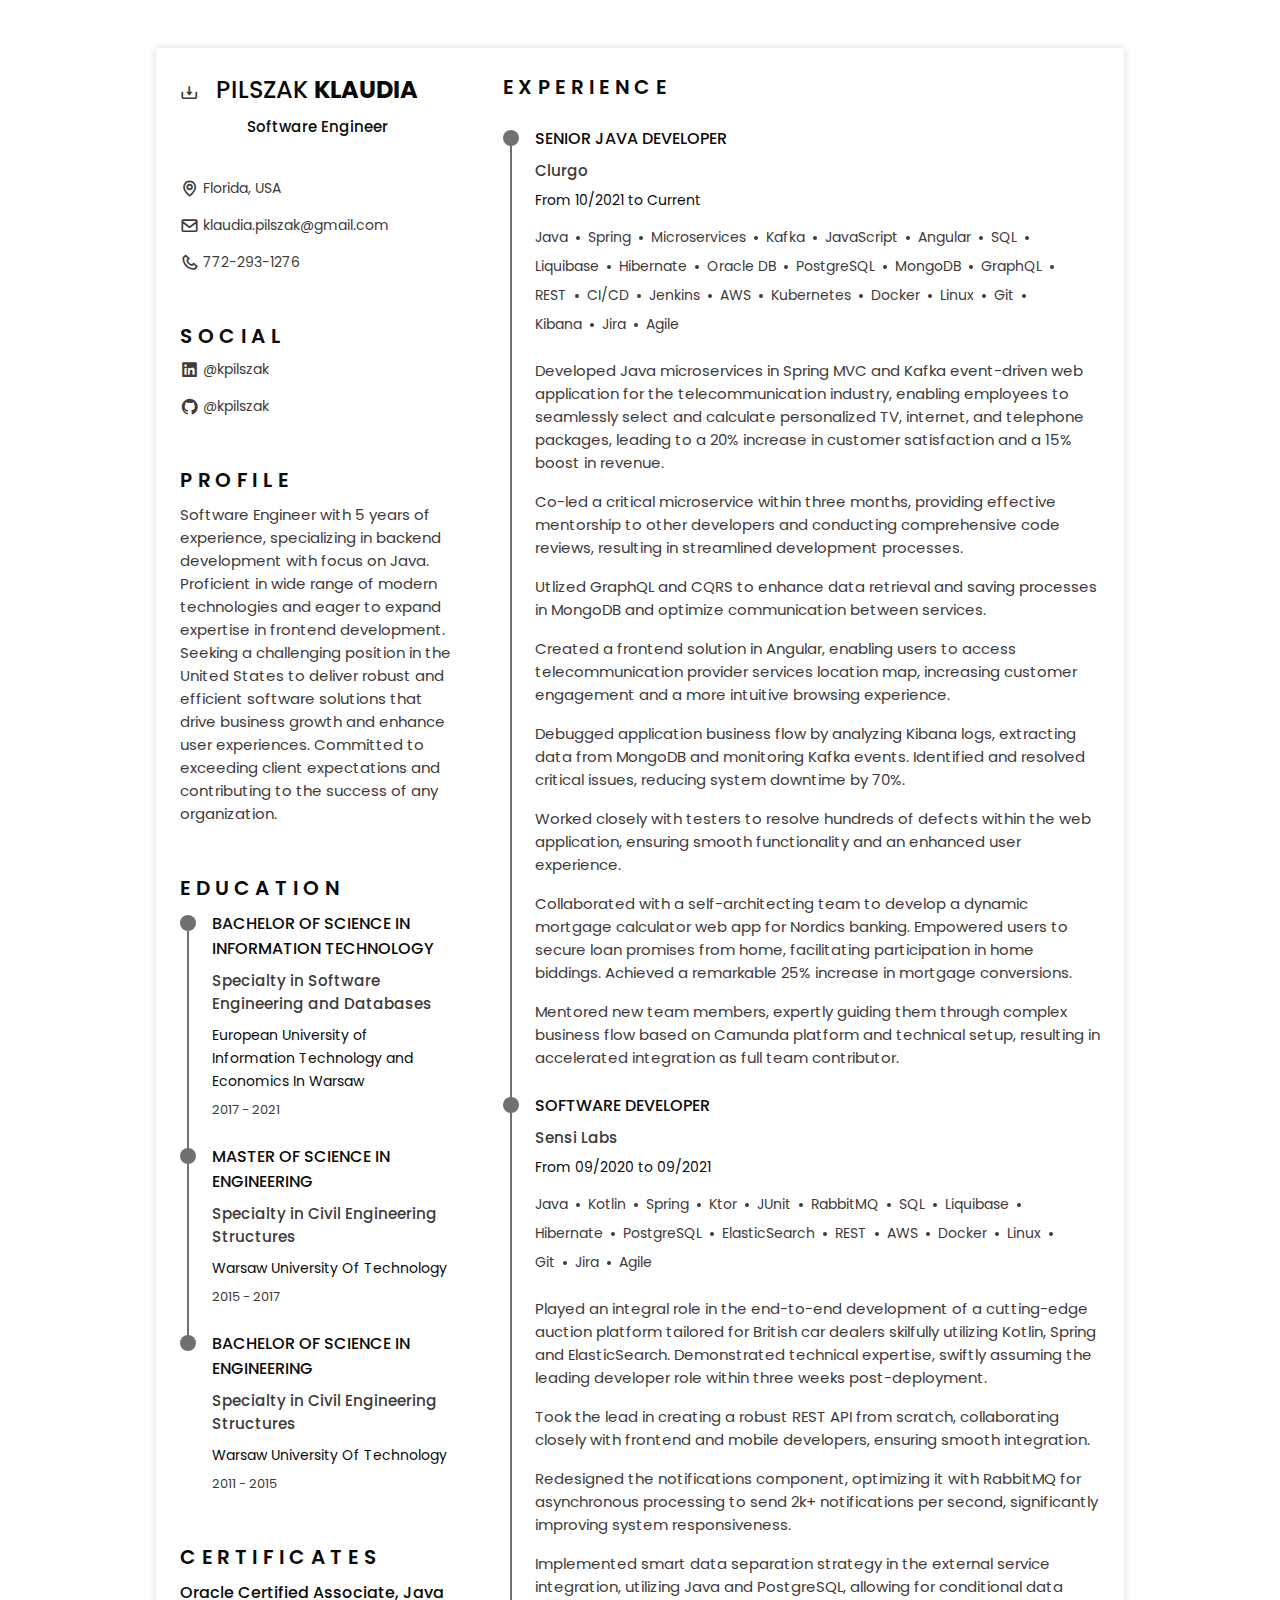
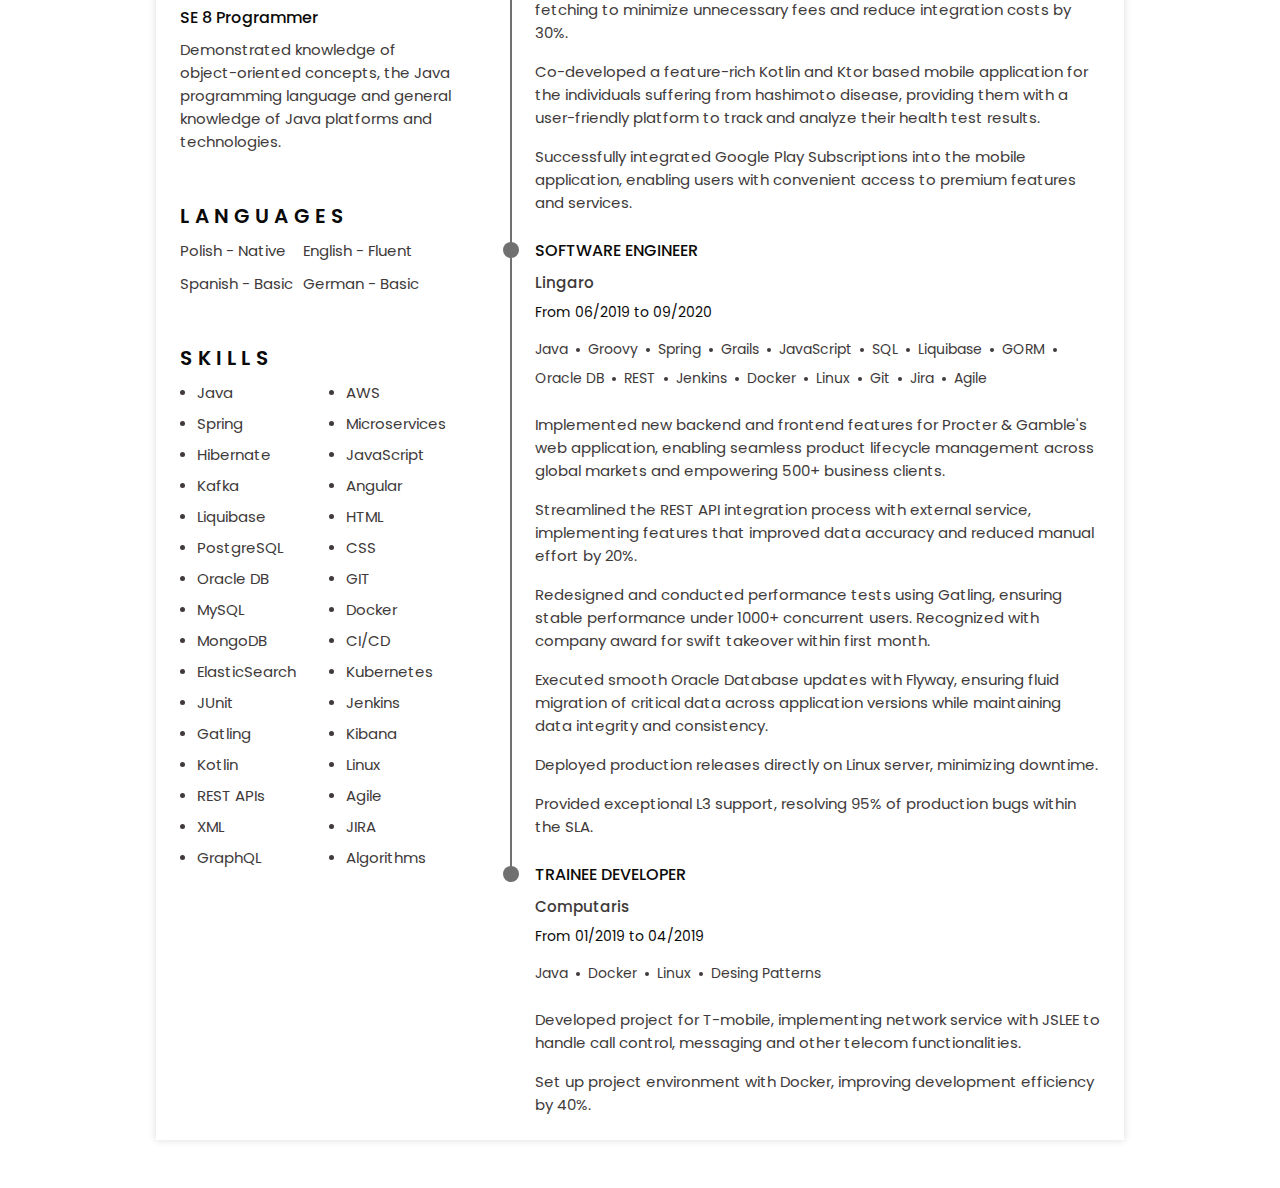
<file: index.html>
<!DOCTYPE html>
<html lang="en">

<head>
    <meta charset="UTF-8">
    <meta name="viewport" content="width=device-width, initial-scale=1.0">

    <!--========== BOX ICONS ==========-->
    <link rel="stylesheet" href="https://cdn.jsdelivr.net/npm/boxicons@latest/css/boxicons.min.css">

    <!--========== CSS ==========-->
    <link rel="stylesheet" href="assets/css/styles.css">

    <!--========== FAVICON ==========-->
    <link rel="icon" href="favicon.ico" type="image/x-icon">

    <title>Pilszak Klaudia</title>
</head>

<!-- <body class="scale-cv"> -->
<body>
    <!--========== HEADER ==========-->
    <header class="l-header" id="header">
        <nav class="nav bd-container">
            <a href="#" class="nav__logo">Pilszak</a>

            <div class="nav__menu" id="nav-menu">
                <ul class="nav__list">
                    <li class="nav__item">
                        <a href="#home" class="nav__link active-link">
                            <i class="bx bx-home nav__icon"></i>Home
                        </a>
                    </li>

                    <li class="nav__item">
                        <a href="#profile" class="nav__link">
                            <i class="bx bx-user nav__icon"></i>Profile
                        </a>
                    </li>

                    <li class="nav__item">
                        <a href="#education" class="nav__link">
                            <i class="bx bx-book nav__icon"></i>Education
                        </a>
                    </li>

                    <li class="nav__item">
                        <a href="#certificates" class="nav__link">
                            <i class="bx bx-award nav__icon"></i>Certificates
                        </a>
                    </li>
                    
                    <li class="nav__item">
                        <a href="#languages" class="nav__link">
                            <i class="bx bx-world nav__icon"></i>Languages
                        </a>
                    </li>

                    <li class="nav__item">
                        <a href="#skills" class="nav__link">
                            <i class="bx bx-receipt nav__icon"></i>Skills
                        </a>
                    </li>

                    <li class="nav__item">
                        <a href="#experience" class="nav__link">
                            <i class="bx bx-briefcase-alt nav__icon"></i>Experience
                        </a>
                    </li>

                </ul>
            </div>

            <div class="nav__toggle" id="nav-toggle">
                <i class="bx bx-grid-alt nav__icon"></i>
            </div>
        </nav>
    </header>

    <main class="l-main bd-container">
        <!-- All elements within this div, is generated in PDF -->
        <div class="resume" id="area-cv">
            <div class="resume__left">
                <!--========== HOME ==========-->
                <section class="home" id="home">
                    <div class="home__container section bd-grid">
                        <div class="home__data bd-grid">
                            <!-- <img src="assets/img/perfil.jpg" alt="" class="home__img"> -->
                            <h1 class="home__title">PILSZAK <b>KLAUDIA</b></h1>
                            <h3 class="home__profession">Software Engineer</h3>

                            <!-- Button to download CV saved in the pdf folder. Available for mobile -->
                            <div>
                                <a download="" href="assets/pdf/Pilszak_Klaudia-resume.pdf" class="home__button-movil">Download</a>
                            </div>
                        </div>

                        <div class="home__address bd-grid">
                            <span class="home__information">
                                <i class="bx bx-map home__icon"></i> Florida, USA
                            </span>
                            <span class="home__information">
                                <i class="bx bx-envelope home__icon"></i> klaudia.pilszak@gmail.com
                            </span>
                            <span class="home__information">
                                <i class="bx bx-phone home__icon"></i> 772-293-1276
                            </span>
                        </div>
                    </div>

                    <!-- Button to generate and download the pdf. Available for desktop. -->
                    <i class="bx bx-download generate-pdf" title="Generate PDF" id="resume-button"></i>

                </section>

                <!--========== SOCIAL ==========-->
                <section class="social section" id="social">
                    <h2 class="section-title">Social</h2>
                    <div class="social__container bd-grid">
                        <a href="https://www.linkedin.com/in/kpilszak" target="_blank" class="social__link">
                            <i class="bx bxl-linkedin-square social__icon"></i> @kpilszak
                        </a>
                        <a href="https://github.com/kpilszak" target="_blank" class="social__link">
                            <i class="bx bxl-github social__icon"></i> @kpilszak
                        </a>
                    </div>
                </section>

                <!--========== PROFILE ==========-->
                <section class="profile section" id="profile">
                    <h2 class="section-title">Profile</h2>
                    <p class="profile__description">
                        Software Engineer with 5 years of experience, specializing in backend development with 
                        focus on Java. Proficient in wide range of modern technologies and eager to expand expertise
                        in frontend development. Seeking a challenging position in the United States 
                        to deliver robust and efficient software solutions that drive business growth and enhance user experiences. 
                        Committed to exceeding client expectations and contributing to the success of any organization.
                    </p>
                </section>

                <!--========== EDUCATION ==========-->
                <section class="education section" id="education">
                    <h2 class="section-title">Education</h2>
                    <div class="eduction__container bd-grid">
                        <div class="education__content">
                            <div class="education__time">
                                <span class="education__rounder"></span>
                                <span class="education__line"></span>
                            </div>
                            <div class="education__data bd-grid">
                                <h3 class="education__title">BACHELOR OF SCIENCE IN INFORMATION TECHNOLOGY</h3>
                                <span class="education__subtitle">Specialty in Software Engineering and Databases</span>
                                <a href="http://www.europeanuniversity.edu.pl/" target="_blank"><span
                                        class="education__studies">European University of Information Technology and
                                        Economics In Warsaw</span></a>
                                <span class="education__year">2017 - 2021</span>
                            </div>
                        </div>
                        <div class="education__content">
                            <div class="education__time">
                                <span class="education__rounder"></span>
                                <span class="education__line"></span>
                            </div>
                            <div class="education__data bd-grid">
                                <h3 class="education__title">MASTER OF SCIENCE IN ENGINEERING</h3>
                                <span class="education__subtitle">Specialty in Civil Engineering Structures</span>
                                <a href="https://www.pw.edu.pl/engpw" target="_blank"><span
                                        class="education__studies">Warsaw University Of Technology</span></a>
                                <span class="education__year">2015 - 2017</span>
                            </div>
                        </div>
                        <div class="education__content">
                            <div class="education__time">
                                <span class="education__rounder"></span>
                                <!-- <span class="education__line"></span> -->
                            </div>
                            <div class="education__data bd-grid">
                                <h3 class="education__title">BACHELOR OF SCIENCE IN ENGINEERING</h3>
                                <span class="education__subtitle">Specialty in Civil Engineering Structures</span>
                                <a href="https://www.pw.edu.pl/engpw" target="_blank"><span
                                        class="education__studies">Warsaw University Of Technology</span></a>
                                <span class="education__year">2011 - 2015</span>
                            </div>
                        </div>
                    </div>
                </section>

                <!--========== CERTIFICATES ==========-->
                <section class="certificate section" id="certificates">
                    <h2 class="section-title">Certificates</h2>
                    <div class="certificate__container bd-grid">
                        <div class="certificate__content">
                            <a href="https://www.credly.com/badges/ea370e8f-c99e-449b-a1bb-ca56494327b1?source=linked_in_profile"
                                target="_blank">
                                <h3 class="certificate__title">Oracle Certified Associate, Java SE 8 Programmer</h3>
                            </a>
                            <p class="certificate__description">
                                Demonstrated knowledge of object-oriented concepts, the Java programming language
                                and general knowledge of Java platforms and technologies.
                            </p>
                        </div>
                    </div>
                </section>
                
                <!--========== LANGUAGES ==========-->
                <section class="languages section" id="languages">
                    <h2 class="section-title">Languages</h2>
                    <div class="languages__container">
                        <ul class="languages__content bd-grid">
                            <li class="languages__name">
                                Polish - Native
                            </li>
                            <li class="languages__name">
                                English - Fluent
                            </li>
                            <li class="languages__name">
                                Spanish - Basic
                            </li>
                            <li class="languages__name">
                                German - Basic
                            </li>
                        </ul>
                    </div>
                </section>

                <!--========== SKILLS  ==========-->
                <section class="skills section" id="skills">
                    <h2 class="section-title">Skills</h2>
                    <div class="skills__content bd-grid">
                        <ul class="skills__data">
                            <li class="skills__name">
                                <span class="skills__circle"></span> Java
                            </li>
                            <li class="skills__name">
                                <span class="skills__circle"></span> Spring
                            </li>
                            <li class="skills__name">
                                <span class="skills__circle"></span> Hibernate
                            </li>
                            <li class="skills__name">
                                <span class="skills__circle"></span> Kafka
                            </li>
                            <li class="skills__name">
                                <span class="skills__circle"></span> Liquibase
                            </li>
                            <li class="skills__name">
                                <span class="skills__circle"></span> PostgreSQL
                            </li>
                            <li class="skills__name">
                                <span class="skills__circle"></span> Oracle DB
                            </li>
                            <li class="skills__name">
                                <span class="skills__circle"></span> MySQL
                            </li>
                            <li class="skills__name">
                                <span class="skills__circle"></span> MongoDB
                            </li>
                            <li class="skills__name">
                                <span class="skills__circle"></span> ElasticSearch
                            </li>
                            <li class="skills__name">
                                <span class="skills__circle"></span> JUnit
                            </li>
                            <li class="skills__name">
                                <span class="skills__circle"></span> Gatling
                            </li>
                            <li class="skills__name">
                                <span class="skills__circle"></span> Kotlin
                            </li>
                            <li class="skills__name">
                                <span class="skills__circle"></span> REST APIs
                            </li>
                            <li class="skills__name">
                                <span class="skills__circle"></span> XML
                            </li>
                            <li class="skills__name">
                                <span class="skills__circle"></span> GraphQL
                            </li>
                        </ul>
                        <ul class="skills__data">
                            <li class="skills__name">
                                <span class="skills__circle"></span> AWS
                            </li>
                            <li class="skills__name">
                                <span class="skills__circle"></span> Microservices
                            </li>
                            <li class="skills__name">
                                <span class="skills__circle"></span> JavaScript
                            </li>
                            <li class="skills__name">
                                <span class="skills__circle"></span> Angular
                            </li>
                            <li class="skills__name">
                                <span class="skills__circle"></span> HTML
                            </li>
                            <li class="skills__name">
                                <span class="skills__circle"></span> CSS
                            </li>
                            <li class="skills__name">
                                <span class="skills__circle"></span> GIT
                            </li>
                            <li class="skills__name">
                                <span class="skills__circle"></span> Docker
                            </li>
                            <li class="skills__name">
                                <span class="skills__circle"></span> CI/CD
                            </li>
                            <li class="skills__name">
                                <span class="skills__circle"></span> Kubernetes
                            </li>
                            <li class="skills__name">
                                <span class="skills__circle"></span> Jenkins
                            </li>
                            <li class="skills__name">
                                <span class="skills__circle"></span> Kibana
                            </li>
                            <li class="skills__name">
                                <span class="skills__circle"></span> Linux
                            </li>
                            <li class="skills__name">
                                <span class="skills__circle"></span> Agile
                            </li>
                            <li class="skills__name">
                                <span class="skills__circle"></span> JIRA
                            </li>
                            <li class="skills__name">
                                <span class="skills__circle"></span> Algorithms
                            </li>
                        </ul>
                    </div>
                </section>
            </div>

            <div class="resume__right">
                <!--========== EXPERIENCE ==========-->
                <section class="experience section" id="experience">
                    <h2 class="experience-title">Experience</h2>
                    <div class="experience__container bd-grid">
                        <div class="experience__content">
                            <div class="experience__time">
                                <span class="experience__rounder"></span>
                                <span class="experience__line"></span>
                            </div>
                            <div class="experience__data bd-grid">
                                <h3 class="experience__title">SENIOR JAVA DEVELOPER</h3>
                                <a href="https://www.clurgo.com/" target="_blank"><span
                                        class="experience__company">Clurgo</span></a>
                                <span class="experience__year">From 10/2021 to Current</span>
                                <ul class="exp-skills__list">
                                    <li>Java<span class="exp-skills__circle"></span></li>
                                    <li>Spring<span class="exp-skills__circle"></span></li>
                                    <li>Microservices<span class="exp-skills__circle"></span></li>
                                    <li>Kafka<span class="exp-skills__circle"></span></li>
                                    <li>JavaScript<span class="exp-skills__circle"></span></li>
                                    <li>Angular<span class="exp-skills__circle"></span></li>
                                    <li>SQL<span class="exp-skills__circle"></span></li>
                                    <li>Liquibase<span class="exp-skills__circle"></span></li>
                                    <li>Hibernate<span class="exp-skills__circle"></span></li>
                                    <li>Oracle DB<span class="exp-skills__circle"></span></li>
                                    <li>PostgreSQL<span class="exp-skills__circle"></span></li>
                                    <li>MongoDB<span class="exp-skills__circle"></span></li>
                                    <li>GraphQL<span class="exp-skills__circle"></span></li>
                                    <li>REST<span class="exp-skills__circle"></span></li>
                                    <li>CI/CD<span class="exp-skills__circle"></span></li>
                                    <li>Jenkins<span class="exp-skills__circle"></span></li>
                                    <li>AWS<span class="exp-skills__circle"></span></li>
                                    <li>Kubernetes<span class="exp-skills__circle"></span></li>
                                    <li>Docker<span class="exp-skills__circle"></span></li>
                                    <li>Linux<span class="exp-skills__circle"></span></li>
                                    <li>Git<span class="exp-skills__circle"></span></li>
                                    <li>Kibana<span class="exp-skills__circle"></span></li>
                                    <li>Jira<span class="exp-skills__circle"></span></li>
                                    <li>Agile</li>
                                </ul>
                                <ul class="experience__description">
                                    <li class="experience__bulletpoint">
                                        Developed Java microservices in Spring MVC and Kafka event-driven web
                                        application for the telecommunication industry, enabling
                                        employees to seamlessly select and calculate personalized TV, internet, and
                                        telephone packages, leading to a 20% increase
                                        in customer satisfaction and a 15% boost in revenue.
                                    </li>
                                    <li class="experience__bulletpoint">
                                        Co-led a critical microservice within three months, providing effective
                                        mentorship to other developers and conducting comprehensive code reviews,
                                        resulting in streamlined development processes.
                                    </li>
                                    <li class="experience__bulletpoint">
                                        Utlized GraphQL and CQRS to enhance data retrieval and saving processes in
                                        MongoDB and optimize communication between services.
                                    <li class="experience__bulletpoint">
                                        Created a frontend solution in Angular, enabling users to access
                                        telecommunication provider services location map,
                                        increasing customer engagement and a more intuitive browsing experience.
                                    </li>
                                    <li class="experience__bulletpoint">
                                        Debugged application business flow by analyzing Kibana logs, extracting data
                                        from MongoDB and monitoring Kafka events.
                                        Identified and resolved critical issues, reducing system downtime by 70%.
                                    </li>
                                    <li class="experience__bulletpoint">
                                        Worked closely with testers to resolve hundreds of defects within the web
                                        application, ensuring smooth functionality and an enhanced user experience.
                                    </li>
                                    <li class="experience__bulletpoint">
                                        Collaborated with a self-architecting team to develop a dynamic mortgage
                                        calculator web app for Nordics banking.
                                        Empowered users to secure loan promises from home, facilitating participation in
                                        home biddings. Achieved a remarkable 25% increase in mortgage conversions.
                                    </li>
                                    <li class="experience__bulletpoint">
                                        Mentored new team members, expertly guiding them through complex business flow
                                        based on Camunda platform and technical setup,
                                        resulting in accelerated integration as full team contributor.
                                    </li>
                                </ul>
                            </div>
                        </div>
                        <div class="experience__content">
                            <div class="experience__time">
                                <span class="experience__rounder"></span>
                                <span class="experience__line"></span>
                            </div>
                            <div class="experience__data bd-grid">
                                <h3 class="experience__title">SOFTWARE DEVELOPER</h3>
                                <a href="https://www.sensilabs.pl/" target="_blank"><span
                                        class="experience__company">Sensi Labs</span></a>
                                <span class="experience__year">From 09/2020 to 09/2021</span>
                                <ul class="exp-skills__list">
                                    <li>Java<span class="exp-skills__circle"></span></li>
                                    <li>Kotlin<span class="exp-skills__circle"></span></li>
                                    <li>Spring<span class="exp-skills__circle"></span></li>
                                    <li>Ktor<span class="exp-skills__circle"></span></li>
                                    <li>JUnit<span class="exp-skills__circle"></span></li>
                                    <li>RabbitMQ<span class="exp-skills__circle"></span></li>
                                    <li>SQL<span class="exp-skills__circle"></span></li>
                                    <li>Liquibase<span class="exp-skills__circle"></span></li>
                                    <li>Hibernate<span class="exp-skills__circle"></span></li>
                                    <li>PostgreSQL<span class="exp-skills__circle"></span></li>
                                    <li>ElasticSearch<span class="exp-skills__circle"></span></li>
                                    <li>REST<span class="exp-skills__circle"></span></li>
                                    <li>AWS<span class="exp-skills__circle"></span></li>
                                    <li>Docker<span class="exp-skills__circle"></span></li>
                                    <li>Linux<span class="exp-skills__circle"></span></li>
                                    <li>Git<span class="exp-skills__circle"></span></li>
                                    <li>Jira<span class="exp-skills__circle"></span></li>
                                    <li>Agile</li>
                                </ul>
                                <ul class="experience__description">
                                    <li class="experience__bulletpoint">
                                        Played an integral role in the end-to-end development of a cutting-edge auction
                                        platform tailored for British car dealers skilfully utilizing
                                        Kotlin, Spring and ElasticSearch. Demonstrated technical expertise, swiftly
                                        assuming the leading developer role within three weeks post-deployment.
                                    </li>
                                    <li class="experience__bulletpoint">
                                        Took the lead in creating a robust REST API from scratch, collaborating closely
                                        with frontend and mobile developers, ensuring smooth integration.
                                    </li>
                                    <li class="experience__bulletpoint">
                                        Redesigned the notifications component, optimizing it with RabbitMQ for
                                        asynchronous processing to send 2k+ notifications per second, significantly
                                        improving system responsiveness.
                                    </li>
                                    <li class="experience__bulletpoint">
                                        Implemented smart data separation strategy in the external service
                                        integration, utilizing Java and PostgreSQL, allowing
                                        for conditional data fetching to minimize unnecessary fees and reduce
                                        integration costs by 30%.
                                    </li>
                                    <li class="experience__bulletpoint">
                                        Co-developed a feature-rich Kotlin and Ktor based mobile application for the
                                        individuals suffering from hashimoto disease, providing them with a
                                        user-friendly platform to track and analyze their health test results.
                                    </li>
                                    <li class="experience__bulletpoint">
                                        Successfully integrated Google Play Subscriptions into the mobile application,
                                        enabling users with convenient access to premium features and services.
                                    </li>
                                </ul>
                            </div>
                        </div>
                        <div class="experience__content">
                            <div class="experience__time">
                                <span class="experience__rounder"></span>
                                <span class="experience__line"></span>
                            </div>
                            <div class="experience__data bd-grid">
                                <h3 class="experience__title">SOFTWARE ENGINEER</h3>
                                <a href="https://lingarogroup.com/home" target="_blank"><span
                                        class="experience__company">Lingaro</span></a>
                                <span class="experience__year">From 06/2019 to 09/2020</span>
                                <ul class="exp-skills__list">
                                    <li>Java<span class="exp-skills__circle"></span></li>
                                    <li>Groovy<span class="exp-skills__circle"></span></li>
                                    <li>Spring<span class="exp-skills__circle"></span></li>
                                    <li>Grails<span class="exp-skills__circle"></span></li>
                                    <li>JavaScript<span class="exp-skills__circle"></span></li>
                                    <li>SQL<span class="exp-skills__circle"></span></li>
                                    <li>Liquibase<span class="exp-skills__circle"></span></li>
                                    <li>GORM<span class="exp-skills__circle"></span></li>
                                    <li>Oracle DB<span class="exp-skills__circle"></span></li>
                                    <li>REST<span class="exp-skills__circle"></span></li>
                                    <li>Jenkins<span class="exp-skills__circle"></span></li>
                                    <li>Docker<span class="exp-skills__circle"></span></li>
                                    <li>Linux<span class="exp-skills__circle"></span></li>
                                    <li>Git<span class="exp-skills__circle"></span></li>
                                    <li>Jira<span class="exp-skills__circle"></span></li>
                                    <li>Agile</li>
                                </ul>
                                <ul class="experience__description">
                                    <li class="experience__bulletpoint">
                                        Implemented new backend and frontend features for Procter & Gamble's web
                                        application, enabling seamless product lifecycle management across
                                        global markets and empowering 500+ business clients.
                                    </li>
                                    <li class="experience__bulletpoint">
                                        Streamlined the REST API integration process with external service, implementing
                                        features that improved data accuracy and reduced manual effort by 20%.
                                    </li>
                                    <li class="experience__bulletpoint">
                                        Redesigned and conducted performance tests using Gatling, ensuring stable
                                        performance under 1000+ concurrent users. Recognized with company award for
                                        swift takeover within first month.
                                    </li>
                                    <li class="experience__bulletpoint">
                                        Executed smooth Oracle Database updates with Flyway, ensuring fluid migration of
                                        critical data across application versions while maintaining data integrity and
                                        consistency.
                                    </li>
                                    <li class="experience__bulletpoint">
                                        Deployed production releases directly on Linux server, minimizing downtime.
                                    </li>
                                    <li class="experience__bulletpoint">
                                        Provided exceptional L3 support, resolving 95% of production bugs within the
                                        SLA.
                                    </li>
                                </ul>
                            </div>
                        </div>
                        <div class="experience__content">
                            <div class="experience__time">
                                <span class="experience__rounder"></span>
                                <!-- <span class="experience__line"></span> -->
                            </div>
                            <div class="experience__data bd-grid">
                                <h3 class="experience__title">TRAINEE DEVELOPER</h3>
                                <a href="https://eu.rsystems.com/" target="_blank"><span
                                        class="experience__company">Computaris</span></a>
                                <span class="experience__year">From 01/2019 to 04/2019</span>
                                <ul class="exp-skills__list">
                                    <li>Java<span class="exp-skills__circle"></span></li>
                                    <li>Docker<span class="exp-skills__circle"></span></li>
                                    <li>Linux<span class="exp-skills__circle"></span></li>
                                    <li>Desing Patterns</li>
                                </ul>
                                <ul class="experience__description">
                                    <li class="experience__bulletpoint">
                                        Developed project for T-mobile, implementing network service with JSLEE to
                                        handle call control, messaging and other telecom functionalities.
                                    </li>
                                    <li class="experience__bulletpoint">
                                        Set up project environment with Docker, improving development efficiency by 40%.
                                    </li>
                                </ul>
                            </div>
                        </div>
                    </div>
                </section>

            </div>
        </div>
    </main>

    <!--========== SCROLL TOP ==========-->
    <a href="#" class="scrolltop" id="scroll-top">
        <i class="bx bx-up-arrow-alt scrolltop__icon"></i>
    </a>

    <!--========== HTML2PDF ==========-->
    <script src="assets/js/html2pdf.bundle.min.js"></script>

    <!--========== MAIN JS ==========-->
    <script src="assets/js/main.js"></script>
</body>

</html>
</file>
<file: assets/css/styles.css>
/*===== GOOGLE FONTS =====*/
@import url('https://fonts.googleapis.com/css2?family=Poppins:wght@400;500;600&display=swap');

/*===== VARIABLES CSS =====*/
:root {
  --header-height: 3rem;

  /*========== Colors ==========*/
  --title-color: #0B0A0A;
  --text-color: #403A3A;
  --text-color-light: #707070;
  /* --container-color: #FAFAFA; */
  /* --container-color-alt: #F0EFEF; */
  /* --body-color: #FCFCFC; */

  /*========== Font and typography ==========*/
  --body-font: 'Poppins', sans-serif;
  --h1-font-size: 1.5rem;
  --h2-font-size: 1.25rem;
  --h3-font-size: 1rem;
  --h4-font-size: .95rem;
  --normal-font-size: .938rem;
  --small-font-size: .875rem;
  --smaller-font-size: .813rem;

  /*========== Font weight ==========*/
  --font-medium: 500;
  --font-semi-bold: 600;

  /*========== Margins ==========*/
  --mb-1: .5rem;
  --mb-2: 1rem;
  --mb-3: 1.5rem;

  /*========== z index ==========*/
  --z-tooltip: 10;
  --z-fixed: 100;
}

/*========== BASE ==========*/
*,
::before,
::after {
  box-sizing: border-box;
}

html {
  scroll-behavior: smooth;
}

/*========== Font size variables to scale cv ==========*/
body.scale-cv {
  --h1-font-size: 1rem;
  --h2-font-size: .77rem;
  --h3-font-size: .725rem;
  --h4-font-size: .70rem;
  --normal-font-size: .6rem;
  --small-font-size: .53rem;
  --smaller-font-size: .44rem;
}


/*========== Generate PDF button ==========*/
.generate-pdf {
  display: none;
  position: absolute;
  top: 2.2rem;
  left: 0;
  font-size: 1.2rem;
  color: var(--text-color);
  cursor: pointer;
}

.generate-pdf:hover {
  color: var(--title-color);
}

/*========== Classes modified to reduce size and print on A4 sheet ==========*/
.scale-cv .change-theme,
.scale-cv .generate-pdf {
  display: none;
}

.scale-cv .bd-container {
  max-width: 595px;
}

.scale-cv .section {
  padding: 1rem 0;
}

.scale-cv .section-title {
  margin-bottom: .55rem;
}

.scale-cv .experience-title {
  margin-bottom: 1rem;
}

.scale-cv .resume__left,
.scale-cv .resume__right {
  padding: 0 .7rem;
}

.scale-cv .home__img {
  width: 90px;
  height: 90px;
}

.scale-cv .home__container {
  gap: 1.5rem;
}

.scale-cv .home__data {
  gap: .25rem;
}

.scale-cv .home__address,
.scale-cv .social__container {
  gap: .4rem;
}

.scale-cv .home__icon,
.scale-cv .social__icon {
  font-size: 1rem;
}

.scale-cv .education__container,
.scale-cv .experience__container,
.scale-cv .certificate__container {
  gap: 1rem;
}

.scale-cv .education__time,
.scale-cv .experience__time {
  padding-right: .5rem;
}

.scale-cv .education__rounder,
.scale-cv .experience__rounder {
  width: 11px;
  height: 11px;
  margin-top: .22rem;
}

.scale-cv .education__line,
.scale-cv .experience__line {
  width: 1px;
  transform: translate(5px, 0);
}

.scale-cv .education__line {
  height: 110%;
}

.scale-cv .experience__line {
  height: 101.7%;
}

.scale-cv .education__data,
.scale-cv .experience__data {
  gap: .25rem;
}

.scale-cv .skills__name {
  margin-bottom: var(--mb-1);
}

body {
  margin: 0 0 var(--header-height) 0;
  padding: 0;
  font-family: var(--body-font);
  font-size: var(--normal-font-size);
  background-color: var(--body-color);
  color: var(--text-color);
}

h1,
h2,
h3,
ul,
p {
  margin: 0;
}

h1,
h2,
h3 {
  color: var(--title-color);
  font-weight: var(--font-medium);
}

ul {
  padding: 0;
  list-style: none;
}

a {
  text-decoration: none;
}

img {
  max-width: 100%;
  height: auto;
}

/*========== CLASS CSS ==========*/
.section {
  padding: 1.5rem 0;
}

.section-title {
  font-size: var(--h2-font-size);
  color: var(--title-color);
  font-weight: var(--font-semi-bold);
  text-transform: uppercase;
  letter-spacing: .35rem;
  text-align: center;
  margin-bottom: var(--mb-1);
}

.experience-title {
  font-size: var(--h2-font-size);
  color: var(--title-color);
  font-weight: var(--font-semi-bold);
  text-transform: uppercase;
  letter-spacing: .35rem;
  text-align: center;
  margin-bottom: var(--mb-3);
}

/*========== LAYOUT ==========*/
.bd-container {
  max-width: 968px;
  width: calc(100% - 3rem);
  margin-left: var(--mb-3);
  margin-right: var(--mb-3);
}

.bd-grid {
  display: grid;
  gap: 1.5rem;
}

.l-header {
  width: 100%;
  position: fixed;
  bottom: 0;
  left: 0;
  z-index: var(--z-fixed);
  background-color: var(--body-color);
  box-shadow: 0 -1px 4px rgba(0, 0, 0, .1);
  transition: .3s;
}

/*========== NAV ==========*/
.nav {
  height: var(--header-height);
  display: flex;
  justify-content: space-between;
  align-items: center;
}

@media screen and (max-width: 968px) {
  .nav__menu {
    position: fixed;
    bottom: -100%;
    left: 0;
    width: 100%;
    padding: 2rem 1.5rem;
    background-color: var(--body-color);
    box-shadow: 0 1px 4px rgba(0, 0, 0, .1);
    border-radius: 1rem 1rem 0 0;
    z-index: var(--z-fixed);
    transition: .3s;
  }
}

.nav__logo,
.nav__toggle {
  color: var(--title-color);
  font-weight: var(--font-medium);
}

.nav__toggle {
  font-size: 1.2rem;
  cursor: pointer;
}

.nav__item {
  text-align: center;
}

.nav__list {
  display: grid;
  grid-template-columns: repeat(3, 1fr);
  gap: 2rem;
}

.nav__link {
  display: flex;
  flex-direction: column;
  font-size: var(--smaller-font-size);
  color: var(--text-color-light);
  font-weight: var(--font-medium);
}

.nav__link:hover {
  color: var(--title-color);
}

.nav__icon {
  font-size: 1.2rem;
  margin-bottom: var(--mb-1);
}

.show-menu {
  bottom: var(--header-height);
}

.active-link {
  color: var(--title-color);
}


/*========== HOME ==========*/
.home {
  position: relative;
}

.home__container {
  gap: 3rem;
}

.home__data {
  gap: .5rem;
  text-align: center;
}

.home__img {
  width: 120px;
  height: 120px;
  border-radius: 50%;
  justify-self: center;
  margin-bottom: var(--mb-1);
}

.home__title {
  font-size: var(--h1-font-size);
}

.home__profession {
  font-size: var(--normal-font-size);
  margin-bottom: var(--mb-1);
}

.home__address {
  gap: 1rem;
}

.home__information {
  display: flex;
  align-items: center;
  font-size: var(--small-font-size);
}

.home__icon {
  font-size: 1.2rem;
  margin-right: .25rem;
}

.home__button-movil {
  display: inline-block;
  border: 2px solid var(--text-color);
  color: var(--title-color);
  padding: 1rem 2rem;
  border-radius: .25rem;
  transition: .3s;
  font-weight: var(--font-medium);
  margin-top: var(--mb-3);
}

.home__button-movil:hover {
  background-color: var(--text-color);
  color: var(--container-color);
}

/*========== SOCIAL ==========*/
.social__container {
  grid-template-columns: max-content;
  gap: 1rem;
}

.social__link {
  display: inline-flex;
  align-items: center;
  font-size: var(--small-font-size);
  color: var(--text-color);
}

.social__link:hover {
  color: var(--title-color);
}

.social__icon {
  font-size: 1.2rem;
  margin-right: .25rem;
}

/*========== PROFILE ==========*/
.profile__description {
  text-align: center;
}

/*========== EDUCATION AND EXPERIENCE ==========*/
.education__content,
.experience__content {
  display: flex;
}

.education__time,
.experience__time {
  padding-right: 1rem;
}

.education__rounder,
.experience__rounder {
  position: relative;
  display: block;
  width: 16px;
  height: 16px;
  background-color: var(--text-color-light);
  border-radius: 50%;
  margin-top: .25rem;
}

.education__line,
.experience__line {
  display: block;
  width: 2px;
  background-color: var(--text-color-light);
  transform: translate(7px, 0);
}

.education__line {
  height: 110%;
}

.experience__line {
  height: 101.7%;
}

.education__data,
.experience__data {
  gap: .5rem;
}

.education__title,
.experience__title {
  font-size: var(--h3-font-size);
}

.education__subtitle,
.experience__company {
  color: var(--text-color);
  font-size: var(--h4-font-size);
  font-weight: var(--font-medium);
}

.education__studies,
.experience__year {
  font-size: var(--small-font-size);
  color: var(--title-color);
}

.education__studies:hover,
.experience__company:hover {
  color: var(--text-color-light);
}

.education__year {
  font-size: var(--smaller-font-size);
}

.experience__bulletpoint {
  margin-top: var(--mb-2);
}

/*========== SKILLS FOR EXPERIENCE ==========*/
.exp-skills__list {
  list-style: none;
  padding: 0;
  display: flex;
  flex-wrap: wrap;
  margin: 0;
}

.exp-skills__list li {
  display: flex;
  align-items: center;
  width: max-content;
  margin-top: var(--mb-1);
  font-weight: var(--font-small);
  font-size: var(--small-font-size);
}

.exp-skills__circle {
  display: inline-block;
  width: 4px;
  height: 4px;
  margin-left: var(--mb-1);
  background-color: var(--text-color);
  border-radius: 50%;
  margin-right: var(--mb-1);
}

/*========== SKILLS AND LANGUAGES ==========*/
.skills__content,
.languages__content {
  grid-template-columns: repeat(2, 1fr);
}

.skills__data {
  gap: 0;
}

.skills__name,
.languages__name {
  display: flex;
  align-items: center;
}

.skills__name {
  margin-bottom: var(--mb-1);
}

.skills__circle {
  display: inline-block;
  width: 5px;
  height: 5px;
  background-color: var(--text-color);
  border-radius: 50%;
  margin-right: .75rem;
}

/*========== CERTIFICATES ==========*/
.certificate__title {
  font-size: var(--h3-font-size);
  margin-bottom: var(--mb-1);
}

.certificate__title:hover {
  color: var(--text-color-light);
}

/* Scroll top */
.scrolltop {
  position: fixed;
  right: 1rem;
  bottom: -20%;
  display: flex;
  justify-content: center;
  align-items: center;
  padding: .3rem;
  background-color: var(--container-color-alt);
  border-radius: .4rem;
  z-index: var(--z-tooltip);
  transition: .4s;
  visibility: hidden;
}

.scrolltop__icon {
  font-size: 1.2rem;
  color: var(--text-color);
}

.show-hidden {
  visibility: visible;
  bottom: 5rem;
}

/*========== MEDIA QUERIES ==========*/

/* For small devices, menu two columns */
@media screen and (max-width: 320px) {
  .nav__list {
    grid-template-columns: repeat(2, 1fr);
    gap: 1rem .5rem;
  }
}

/* Classes modified for large screen size */
/* @media screen and (min-width: 968px) { */
body {
  margin: 3rem 0;
}

.bd-container {
  margin-left: auto;
  margin-right: auto;
}

.l-header,
.scrolltop {
  display: none;
}

.resume {
  display: grid;
  grid-template-columns: .5fr 1fr;
  background-color: var(--container-color);
  box-shadow: 0 0 8px rgba(13, 12, 12, .15);
}

.resume__left {
  background-color: var(--container-color-alt);
}

.resume__left,
.resume__right {
  padding: 0 1.5rem;
}

.generate-pdf {
  display: inline-block;
}

.section-title,
.experience-title,
.profile__description {
  text-align: initial;
}

.home__container {
  gap: 1.5rem;
}

.home__button-movil {
  display: none;
}

.languages__content {
  grid-template-columns: repeat(2, max-content);
  column-gap: 2rem;
  gap: .6rem;
}

/* } */

@media print {

  @page {
    size: A4;
    margin: 0;
  }

  /* Hide all content except for the area with id="area-cv" */
  body>*:not(#area-cv) {
    visibility: hidden;
  }

  /* Ensure the area with id="area-cv" and its children are visible */
  #area-cv,
  #area-cv * {
    visibility: visible;
  }

}
</file>
